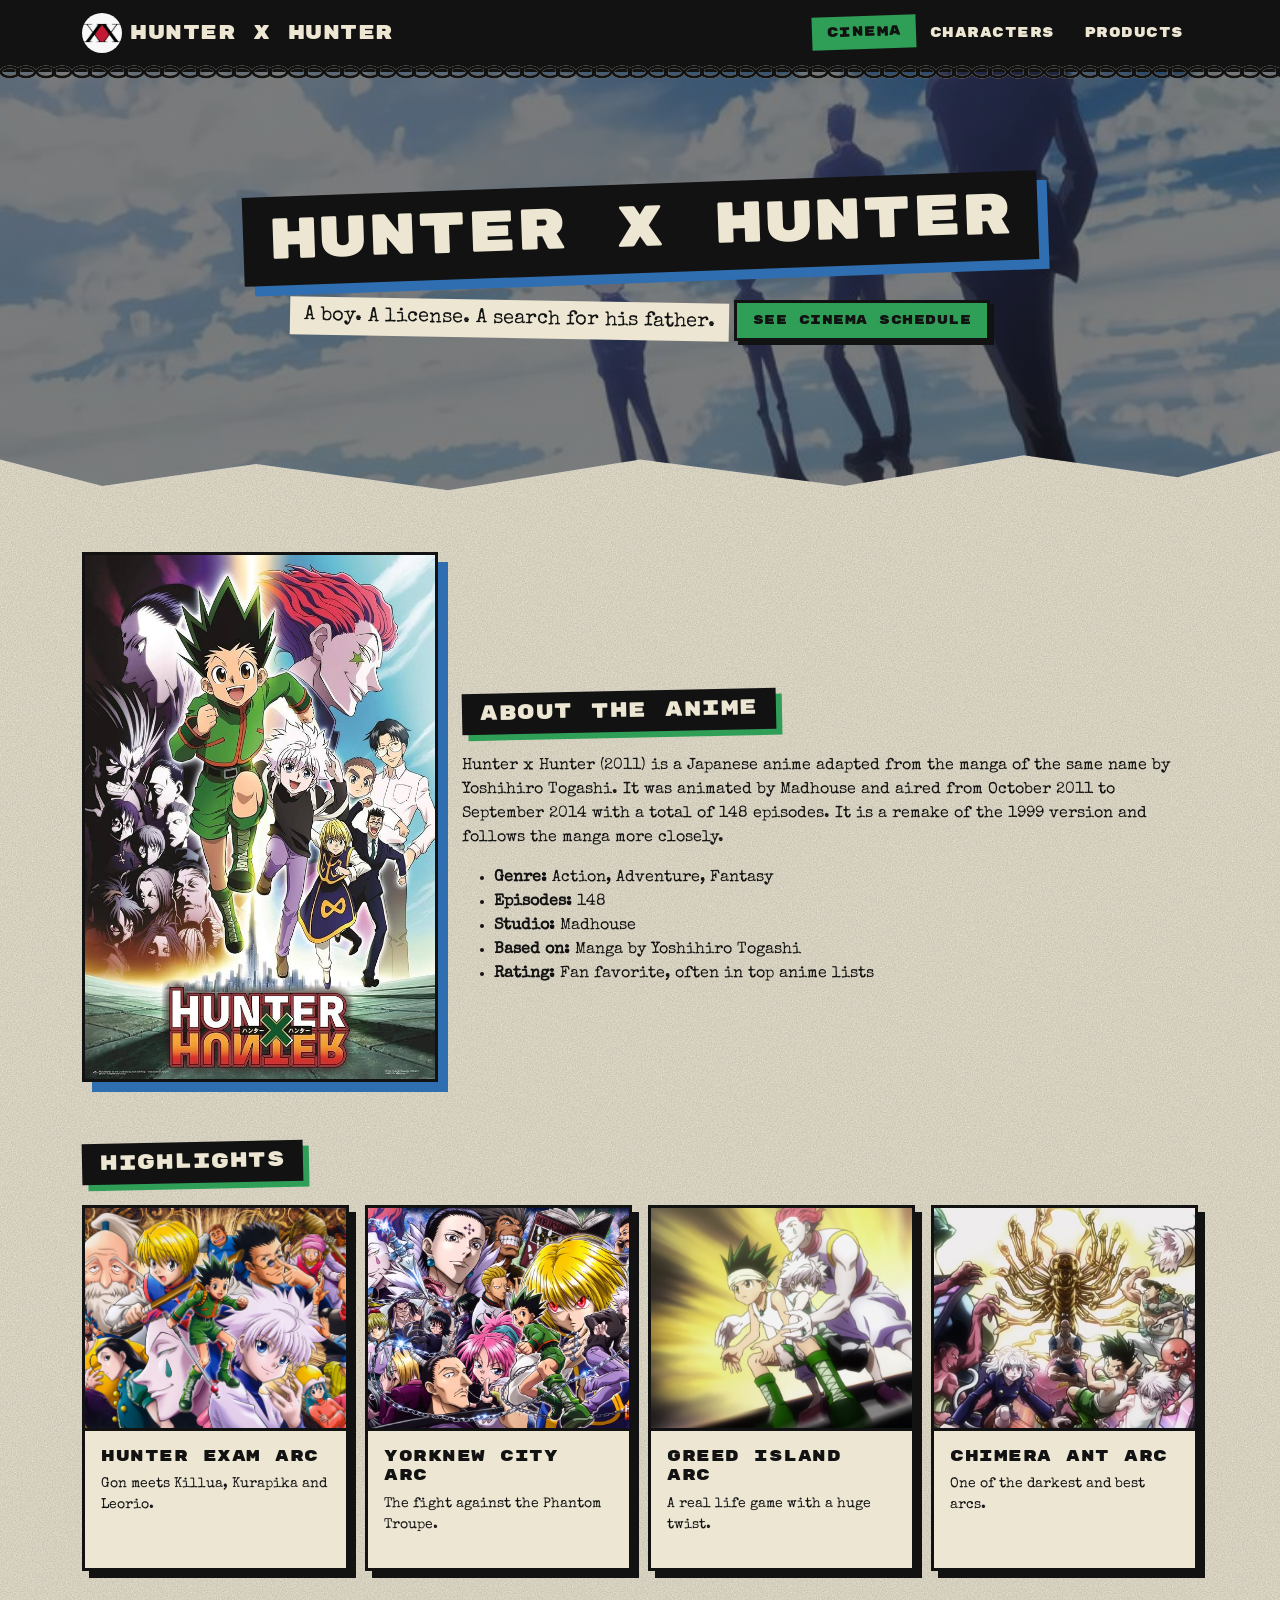
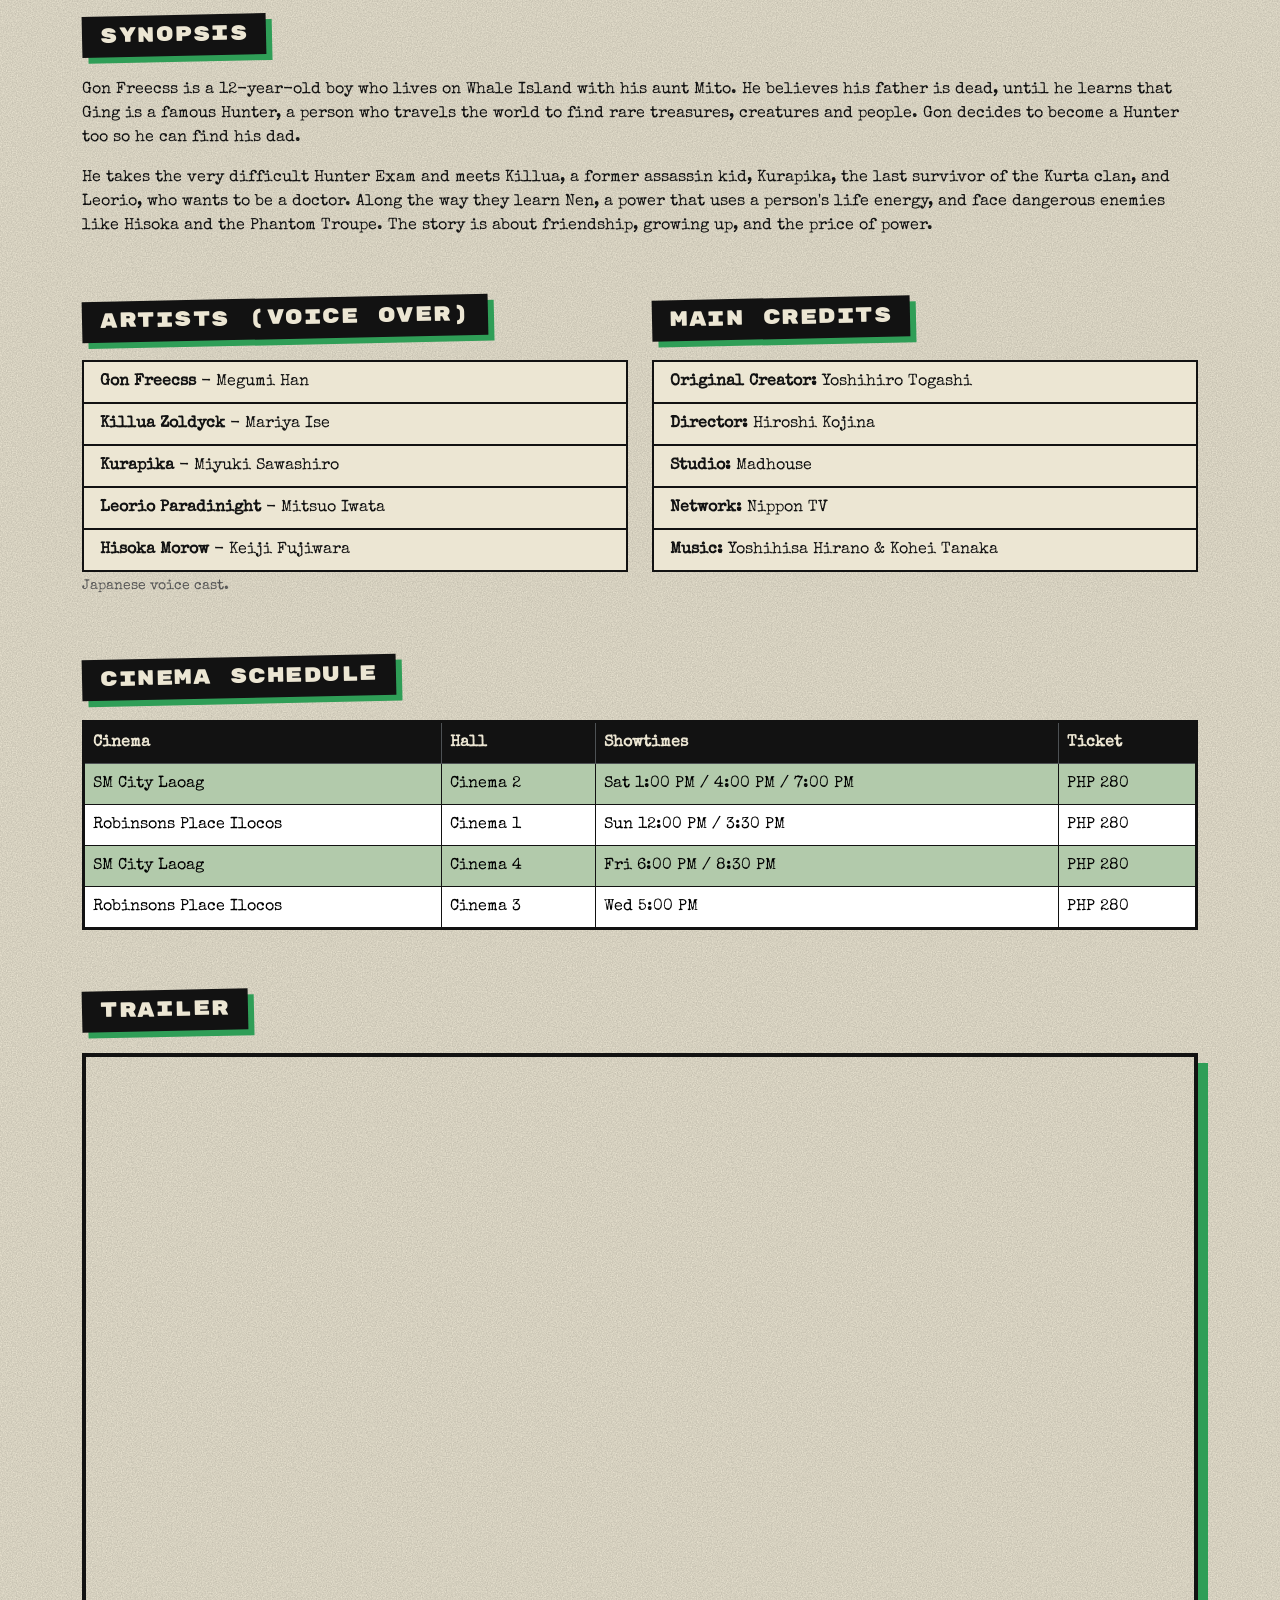
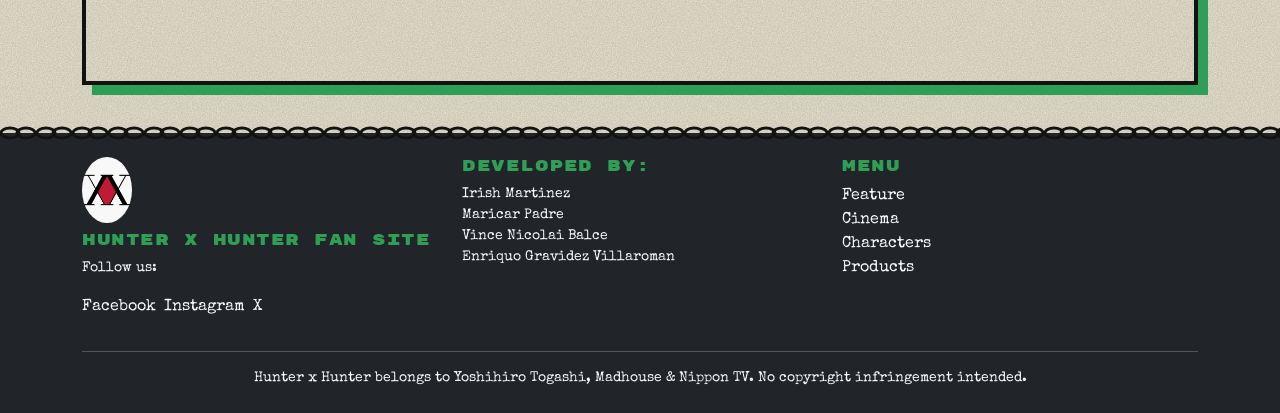
<file: index.html>
<!doctype html>
<html lang="en">
  <head>
    <meta charset="UTF-8" />
    <meta name="viewport" content="width=device-width, initial-scale=1" />
    <title>Feature | Hunter x Hunter</title>
    <link rel="stylesheet" href="rsc/css/bootstrap.min.css" />
    <link rel="stylesheet" href="rsc/css/style.css" />
  </head>
  <body>
    <nav class="navbar navbar-expand-lg navbar-dark bg-dark sticky-top">
      <div class="container">
        <a class="navbar-brand d-flex align-items-center" href="index.html"
          ><img
            src="media/img/logo.jpg"
            width="40"
            height="40"
            class="me-2 rounded-circle"
            alt="logo"
          />Hunter x Hunter</a
        >
        <button
          class="navbar-toggler"
          data-bs-toggle="collapse"
          data-bs-target="#menu"
        >
          <span class="navbar-toggler-icon"></span>
        </button>
        <div class="collapse navbar-collapse" id="menu">
          <ul class="navbar-nav ms-auto">
            <li class="nav-item">
              <a class="nav-link active" href="index.html#cinema">Cinema</a>
            </li>
            <li class="nav-item">
              <a class="nav-link" href="characters.html">Characters</a>
            </li>
            <li class="nav-item">
              <a class="nav-link" href="products.html">Products</a>
            </li>
          </ul>
        </div>
      </div>
    </nav>

    <section class="hero text-center">
      <div class="container">
        <h1>HUNTER x HUNTER</h1>
        <p class="lead">A boy. A license. A search for his father.</p>
        <a href="#cinema" class="btn btn-success btn-lg">See Cinema Schedule</a>
      </div>
    </section>
    <main class="container">
      <div class="row mt-5 align-items-center">
        <div class="col-md-4 text-center mb-3">
          <img
            src="media/img/poster.jpg"
            class="img-fluid rounded shadow"
            alt="poster"
          />
        </div>
        <div class="col-md-8">
          <h2 class="section-title">About the Anime</h2>
          <p>
            Hunter x Hunter (2011) is a Japanese anime adapted from the manga of
            the same name by Yoshihiro Togashi. It was animated by Madhouse and
            aired from October 2011 to September 2014 with a total of 148
            episodes. It is a remake of the 1999 version and follows the manga
            more closely.
          </p>
          <ul>
            <li><b>Genre:</b> Action, Adventure, Fantasy</li>
            <li><b>Episodes:</b> 148</li>
            <li><b>Studio:</b> Madhouse</li>
            <li><b>Based on:</b> Manga by Yoshihiro Togashi</li>
            <li><b>Rating:</b> Fan favorite, often in top anime lists</li>
          </ul>
        </div>
      </div>

      <h2 class="section-title">Highlights</h2>
      <div class="row g-3">
        <div class="col-6 col-md-3">
          <div class="card h-100">
            <img src="media/img/scene1.webp" alt="" />
            <div class="card-body">
              <h6>Hunter Exam Arc</h6>
              <p class="small">Gon meets Killua, Kurapika and Leorio.</p>
            </div>
          </div>
        </div>
        <div class="col-6 col-md-3">
          <div class="card h-100">
            <img src="media/img/scene2.webp" alt="" />
            <div class="card-body">
              <h6>Yorknew City Arc</h6>
              <p class="small">The fight against the Phantom Troupe.</p>
            </div>
          </div>
        </div>
        <div class="col-6 col-md-3">
          <div class="card h-100">
            <img src="media/img/scene3.webp" alt="" />
            <div class="card-body">
              <h6>Greed Island Arc</h6>
              <p class="small">A real life game with a huge twist.</p>
            </div>
          </div>
        </div>
        <div class="col-6 col-md-3">
          <div class="card h-100">
            <img src="media/img/scene4.avif" alt="" />
            <div class="card-body">
              <h6>Chimera Ant Arc</h6>
              <p class="small">One of the darkest and best arcs.</p>
            </div>
          </div>
        </div>
      </div>

      <h2 class="section-title">Synopsis</h2>
      <p>
        Gon Freecss is a 12-year-old boy who lives on Whale Island with his aunt
        Mito. He believes his father is dead, until he learns that Ging is a
        famous Hunter, a person who travels the world to find rare treasures,
        creatures and people. Gon decides to become a Hunter too so he can find
        his dad.
      </p>
      <p>
        He takes the very difficult Hunter Exam and meets Killua, a former
        assassin kid, Kurapika, the last survivor of the Kurta clan, and Leorio,
        who wants to be a doctor. Along the way they learn Nen, a power that
        uses a person's life energy, and face dangerous enemies like Hisoka and
        the Phantom Troupe. The story is about friendship, growing up, and the
        price of power.
      </p>

      <div class="row">
        <div class="col-md-6">
          <h2 class="section-title">Artists (Voice Over)</h2>
          <ul class="list-group">
            <li class="list-group-item"><b>Gon Freecss</b> - Megumi Han</li>
            <li class="list-group-item"><b>Killua Zoldyck</b> - Mariya Ise</li>
            <li class="list-group-item"><b>Kurapika</b> - Miyuki Sawashiro</li>
            <li class="list-group-item">
              <b>Leorio Paradinight</b> - Mitsuo Iwata
            </li>
            <li class="list-group-item">
              <b>Hisoka Morow</b> - Keiji Fujiwara
            </li>
          </ul>
          <p class="small text-muted mt-1">Japanese voice cast.</p>
        </div>
        <div class="col-md-6">
          <h2 class="section-title">Main Credits</h2>
          <ul class="list-group">
            <li class="list-group-item">
              <b>Original Creator:</b> Yoshihiro Togashi
            </li>
            <li class="list-group-item"><b>Director:</b> Hiroshi Kojina</li>
            <li class="list-group-item"><b>Studio:</b> Madhouse</li>
            <li class="list-group-item"><b>Network:</b> Nippon TV</li>
            <li class="list-group-item">
              <b>Music:</b> Yoshihisa Hirano &amp; Kohei Tanaka
            </li>
          </ul>
        </div>
      </div>

      <h2 class="section-title" id="cinema">Cinema Schedule</h2>
      <div class="table-responsive">
        <table class="table table-striped table-bordered bg-white">
          <thead class="table-dark">
            <tr>
              <th>Cinema</th>
              <th>Hall</th>
              <th>Showtimes</th>
              <th>Ticket</th>
            </tr>
          </thead>
          <tbody>
            <tr>
              <td>SM City Laoag</td>
              <td>Cinema 2</td>
              <td>Sat 1:00 PM / 4:00 PM / 7:00 PM</td>
              <td>PHP 280</td>
            </tr>
            <tr>
              <td>Robinsons Place Ilocos</td>
              <td>Cinema 1</td>
              <td>Sun 12:00 PM / 3:30 PM</td>
              <td>PHP 280</td>
            </tr>
            <tr>
              <td>SM City Laoag</td>
              <td>Cinema 4</td>
              <td>Fri 6:00 PM / 8:30 PM</td>
              <td>PHP 280</td>
            </tr>
            <tr>
              <td>Robinsons Place Ilocos</td>
              <td>Cinema 3</td>
              <td>Wed 5:00 PM</td>
              <td>PHP 280</td>
            </tr>
          </tbody>
        </table>
      </div>
      <h2 class="section-title">Trailer</h2>
      <div class="ratio ratio-16x9">
        <iframe
          src="https://www.youtube.com/embed/d6kBeJjTGnY"
          title="HxH trailer"
          allowfullscreen
        ></iframe>
      </div>
    </main>
    <footer class="bg-dark text-light mt-5 py-4">
      <div class="container">
        <div class="row">
          <div class="col-md-4 mb-3">
            <img
              src="media/img/logo.jpg"
              width="50"
              class="rounded-circle mb-2"
              alt="logo"
            />
            <h5>Hunter x Hunter Fan Site</h5>
            <p class="small">Follow us:</p>
            <a href="https://facebook.com" class="text-light me-2">Facebook</a
            ><a href="https://instagram.com" class="text-light me-2"
              >Instagram</a
            ><a href="https://twitter.com" class="text-light">X</a>
          </div>
          <div class="col-md-4 mb-3">
            <h5>Developed by:</h5>
            <ul class="list-unstyled small">
              <li>Irish Martinez</li>
              <li>Maricar Padre</li>
              <li>Vince Nicolai Balce</li>
              <li>Enriquo Gravidez Villaroman</li>
            </ul>
          </div>
          <div class="col-md-4 mb-3">
            <h5>Menu</h5>
            <ul class="list-unstyled">
              <li><a class="text-light" href="index.html">Feature</a></li>
              <li><a class="text-light" href="index.html#cinema">Cinema</a></li>
              <li>
                <a class="text-light" href="characters.html">Characters</a>
              </li>
              <li><a class="text-light" href="products.html">Products</a></li>
            </ul>
          </div>
        </div>
        <hr />
        <p class="text-center small mb-0">
          Hunter x Hunter belongs to Yoshihiro Togashi, Madhouse &amp; Nippon
          TV. No copyright infringement intended.
        </p>
      </div>
    </footer>
    <script src="rsc/js/bootstrap.bundle.min.js"></script>
  </body>
</html>
</file>
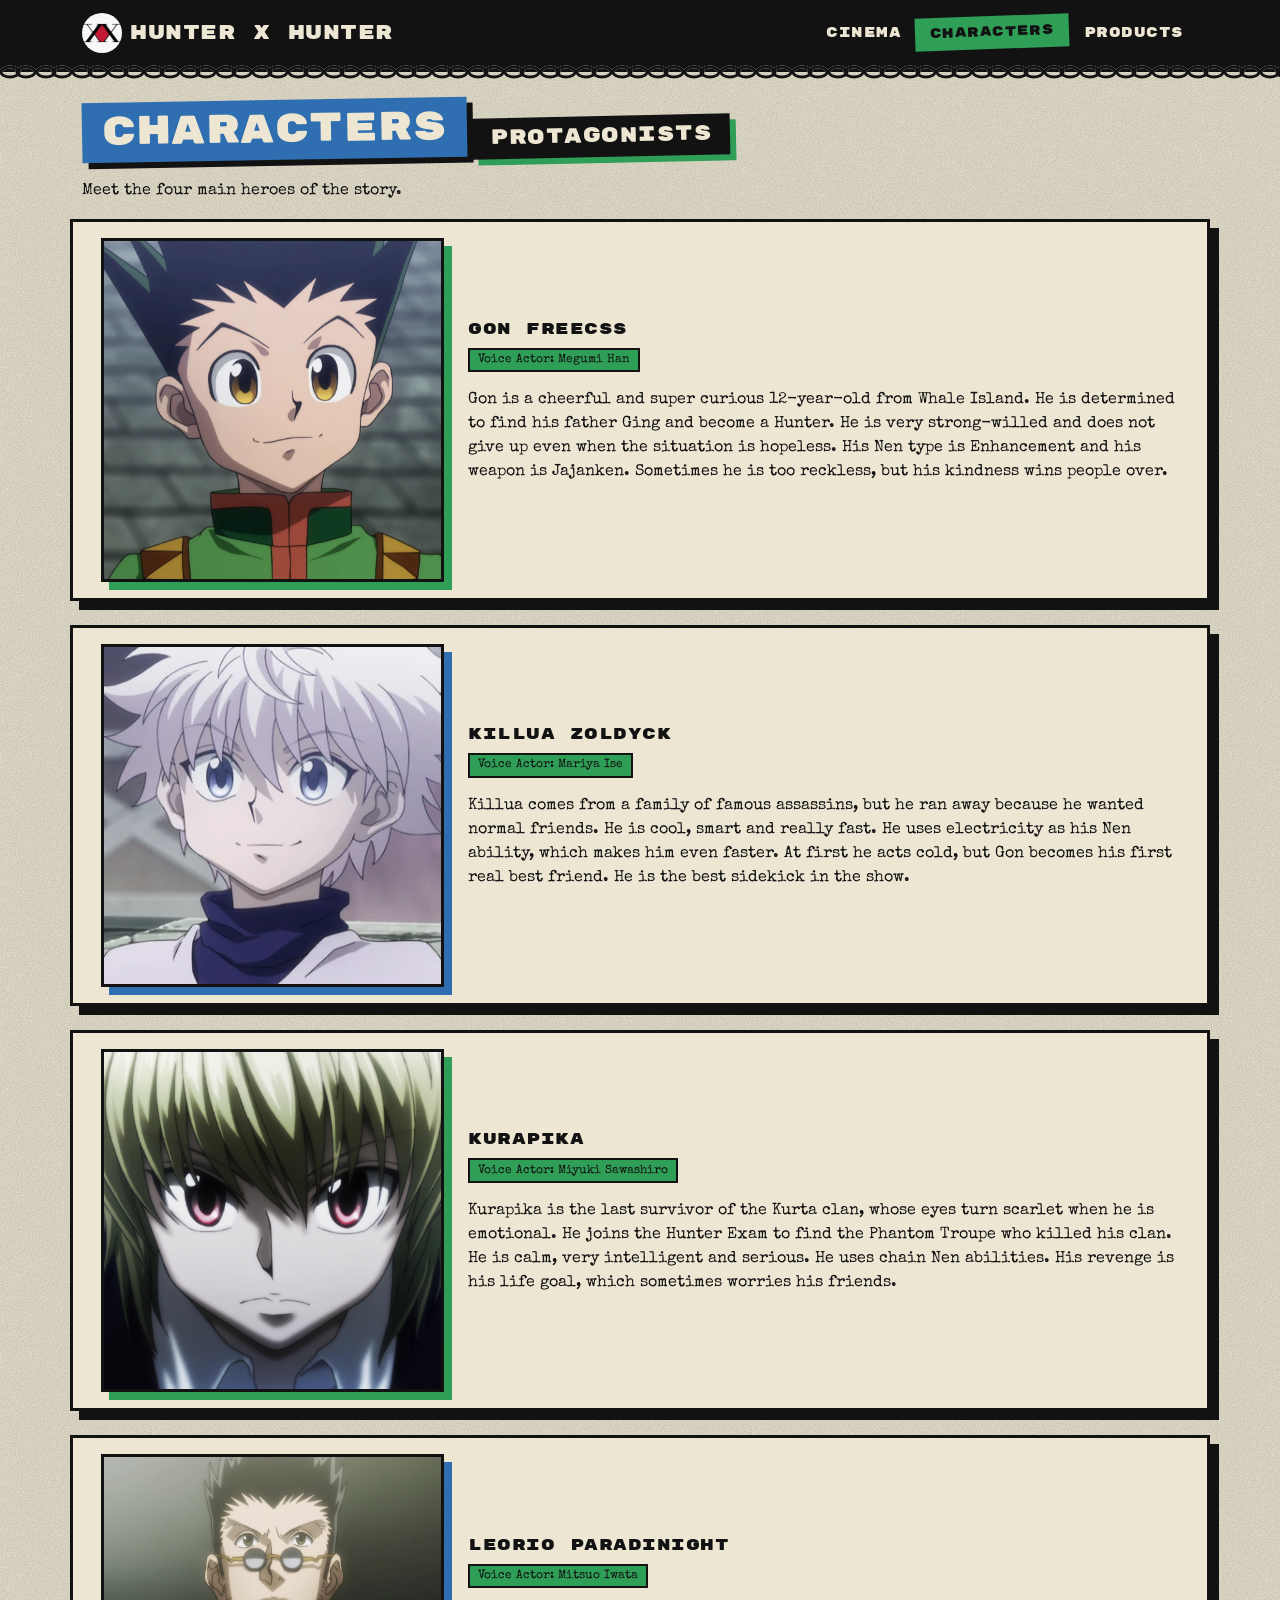
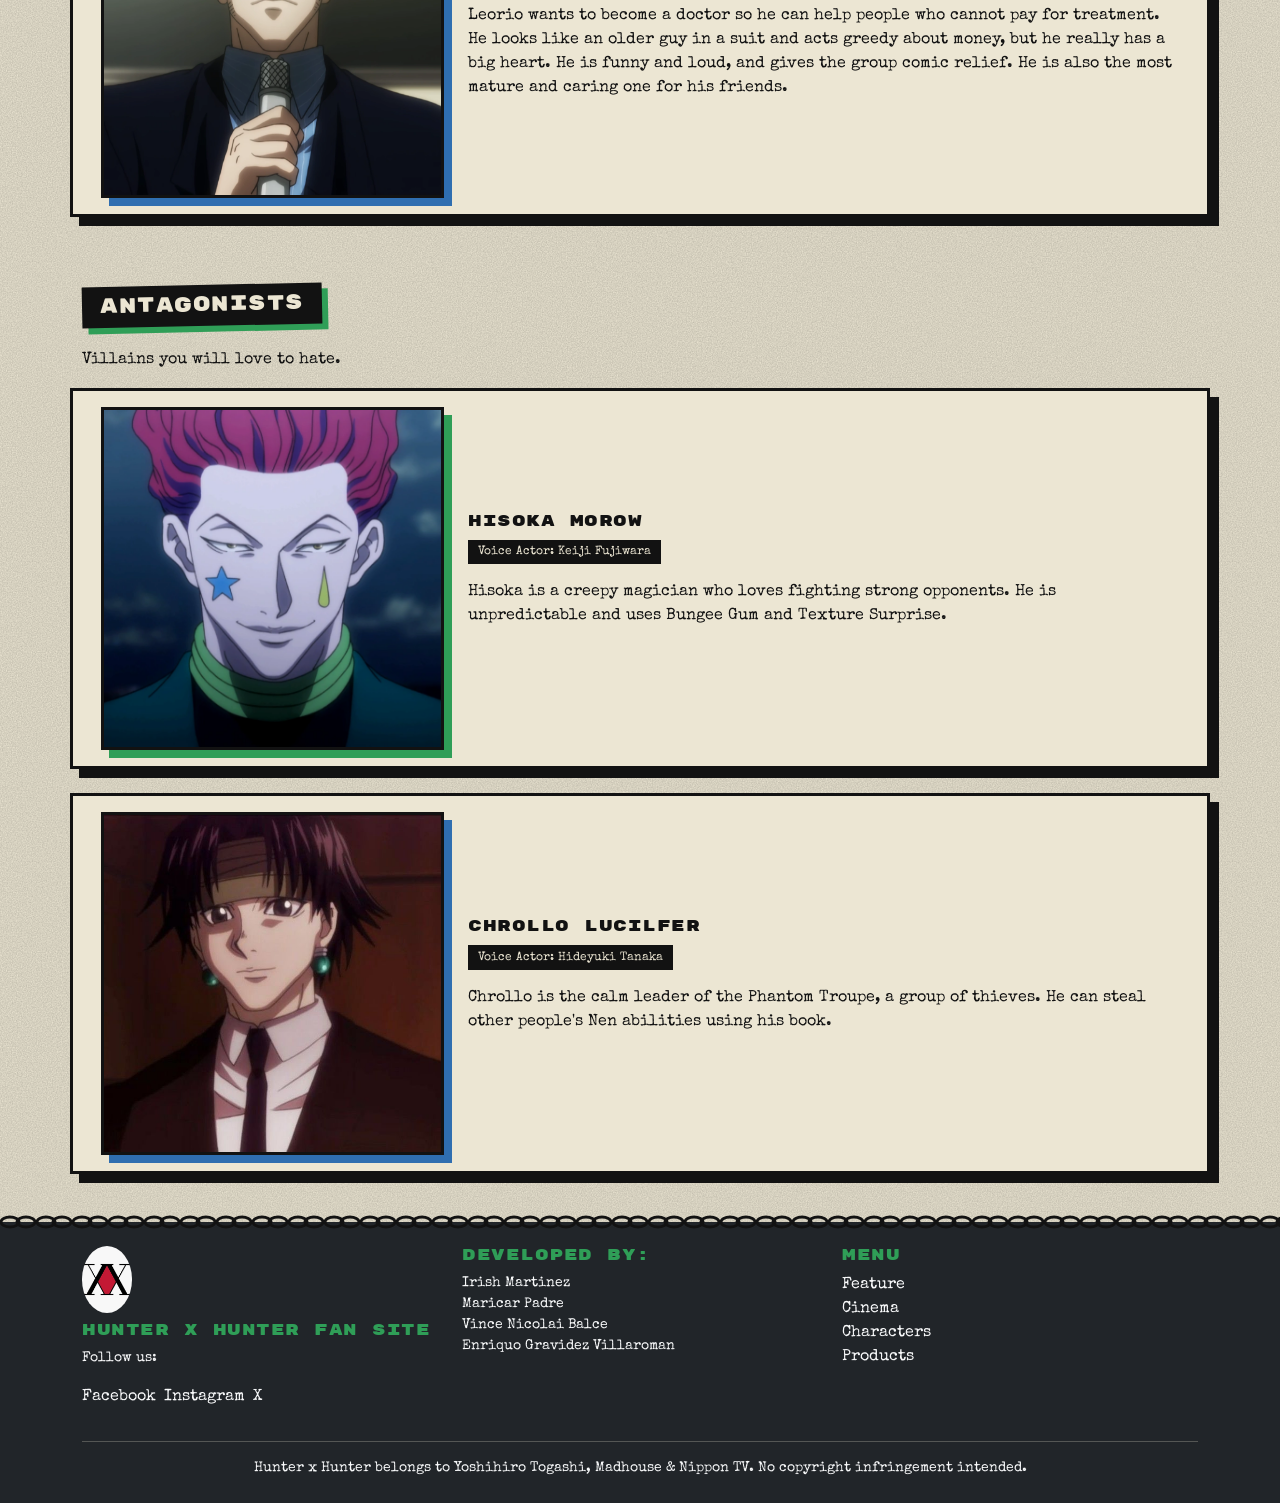
<file: characters.html>
<!doctype html>
<html lang="en">
  <head>
    <meta charset="UTF-8" />
    <meta name="viewport" content="width=device-width, initial-scale=1" />
    <title>Characters | Hunter x Hunter</title>
    <link rel="stylesheet" href="rsc/css/bootstrap.min.css" />
    <link rel="stylesheet" href="rsc/css/style.css" />
  </head>
  <body>
    <nav class="navbar navbar-expand-lg navbar-dark bg-dark sticky-top">
      <div class="container">
        <a class="navbar-brand d-flex align-items-center" href="index.html"
          ><img
            src="media/img/logo.jpg"
            width="40"
            height="40"
            class="me-2 rounded-circle"
            alt="logo"
          />Hunter x Hunter</a
        >
        <button
          class="navbar-toggler"
          data-bs-toggle="collapse"
          data-bs-target="#menu"
        >
          <span class="navbar-toggler-icon"></span>
        </button>
        <div class="collapse navbar-collapse" id="menu">
          <ul class="navbar-nav ms-auto">
            <li class="nav-item">
              <a class="nav-link" href="index.html#cinema">Cinema</a>
            </li>
            <li class="nav-item">
              <a class="nav-link active" href="characters.html">Characters</a>
            </li>
            <li class="nav-item">
              <a class="nav-link" href="products.html">Products</a>
            </li>
          </ul>
        </div>
      </div>
    </nav>
    <main class="container">
      <h1 class="mt-4">Characters</h1>
      <h2 class="section-title">Protagonists</h2>
      <p>Meet the four main heroes of the story.</p>
      <div class="row mb-4 align-items-center bg-white rounded shadow-sm p-3">
        <div class="col-md-4">
          <img class="char-img" src="media/img/gon.webp" alt="Gon Freecss" />
        </div>
        <div class="col-md-8">
          <h4>Gon Freecss</h4>
          <p class="badge bg-success">Voice Actor: Megumi Han</p>
          <p>
            Gon is a cheerful and super curious 12-year-old from Whale Island.
            He is determined to find his father Ging and become a Hunter. He is
            very strong-willed and does not give up even when the situation is
            hopeless. His Nen type is Enhancement and his weapon is Jajanken.
            Sometimes he is too reckless, but his kindness wins people over.
          </p>
        </div>
      </div>
      <div class="row mb-4 align-items-center bg-white rounded shadow-sm p-3">
        <div class="col-md-4">
          <img
            class="char-img"
            src="media/img/killua.webp"
            alt="Killua Zoldyck"
          />
        </div>
        <div class="col-md-8">
          <h4>Killua Zoldyck</h4>
          <p class="badge bg-success">Voice Actor: Mariya Ise</p>
          <p>
            Killua comes from a family of famous assassins, but he ran away
            because he wanted normal friends. He is cool, smart and really fast.
            He uses electricity as his Nen ability, which makes him even faster.
            At first he acts cold, but Gon becomes his first real best friend.
            He is the best sidekick in the show.
          </p>
        </div>
      </div>
      <div class="row mb-4 align-items-center bg-white rounded shadow-sm p-3">
        <div class="col-md-4">
          <img class="char-img" src="media/img/kurapika.webp" alt="Kurapika" />
        </div>
        <div class="col-md-8">
          <h4>Kurapika</h4>
          <p class="badge bg-success">Voice Actor: Miyuki Sawashiro</p>
          <p>
            Kurapika is the last survivor of the Kurta clan, whose eyes turn
            scarlet when he is emotional. He joins the Hunter Exam to find the
            Phantom Troupe who killed his clan. He is calm, very intelligent and
            serious. He uses chain Nen abilities. His revenge is his life goal,
            which sometimes worries his friends.
          </p>
        </div>
      </div>
      <div class="row mb-4 align-items-center bg-white rounded shadow-sm p-3">
        <div class="col-md-4">
          <img
            class="char-img"
            src="media/img/leorio.webp"
            alt="Leorio Paradinight"
          />
        </div>
        <div class="col-md-8">
          <h4>Leorio Paradinight</h4>
          <p class="badge bg-success">Voice Actor: Mitsuo Iwata</p>
          <p>
            Leorio wants to become a doctor so he can help people who cannot pay
            for treatment. He looks like an older guy in a suit and acts greedy
            about money, but he really has a big heart. He is funny and loud,
            and gives the group comic relief. He is also the most mature and
            caring one for his friends.
          </p>
        </div>
      </div>
      <h2 class="section-title">Antagonists</h2>
      <p>Villains you will love to hate.</p>
      <div class="row mb-4 align-items-center bg-white rounded shadow-sm p-3">
        <div class="col-md-4">
          <img
            class="char-img"
            src="media/img/hisoka.webp"
            alt="Hisoka Morow"
          />
        </div>
        <div class="col-md-8">
          <h4>Hisoka Morow</h4>
          <p class="badge bg-danger">Voice Actor: Keiji Fujiwara</p>
          <p>
            Hisoka is a creepy magician who loves fighting strong opponents. He
            is unpredictable and uses Bungee Gum and Texture Surprise.
          </p>
        </div>
      </div>
      <div class="row mb-4 align-items-center bg-white rounded shadow-sm p-3">
        <div class="col-md-4">
          <img
            class="char-img"
            src="media/img/chrollo.jpg"
            alt="Chrollo Lucilfer"
          />
        </div>
        <div class="col-md-8">
          <h4>Chrollo Lucilfer</h4>
          <p class="badge bg-danger">Voice Actor: Hideyuki Tanaka</p>
          <p>
            Chrollo is the calm leader of the Phantom Troupe, a group of
            thieves. He can steal other people's Nen abilities using his book.
          </p>
        </div>
      </div>
    </main>
    <footer class="bg-dark text-light mt-5 py-4">
      <div class="container">
        <div class="row">
          <div class="col-md-4 mb-3">
            <img
              src="media/img/logo.jpg"
              width="50"
              class="rounded-circle mb-2"
              alt="logo"
            />
            <h5>Hunter x Hunter Fan Site</h5>
            <p class="small">Follow us:</p>
            <a href="https://facebook.com" class="text-light me-2">Facebook</a
            ><a href="https://instagram.com" class="text-light me-2"
              >Instagram</a
            ><a href="https://twitter.com" class="text-light">X</a>
          </div>
          <div class="col-md-4 mb-3">
            <h5>Developed by:</h5>
            <ul class="list-unstyled small">
              <li>Irish Martinez</li>
              <li>Maricar Padre</li>
              <li>Vince Nicolai Balce</li>
              <li>Enriquo Gravidez Villaroman</li>
            </ul>
          </div>
          <div class="col-md-4 mb-3">
            <h5>Menu</h5>
            <ul class="list-unstyled">
              <li><a class="text-light" href="index.html">Feature</a></li>
              <li><a class="text-light" href="index.html#cinema">Cinema</a></li>
              <li>
                <a class="text-light" href="characters.html">Characters</a>
              </li>
              <li><a class="text-light" href="products.html">Products</a></li>
            </ul>
          </div>
        </div>
        <hr />
        <p class="text-center small mb-0">
          Hunter x Hunter belongs to Yoshihiro Togashi, Madhouse &amp; Nippon
          TV. No copyright infringement intended.
        </p>
      </div>
    </footer>
    <script src="rsc/js/bootstrap.bundle.min.js"></script>
  </body>
</html>
</file>
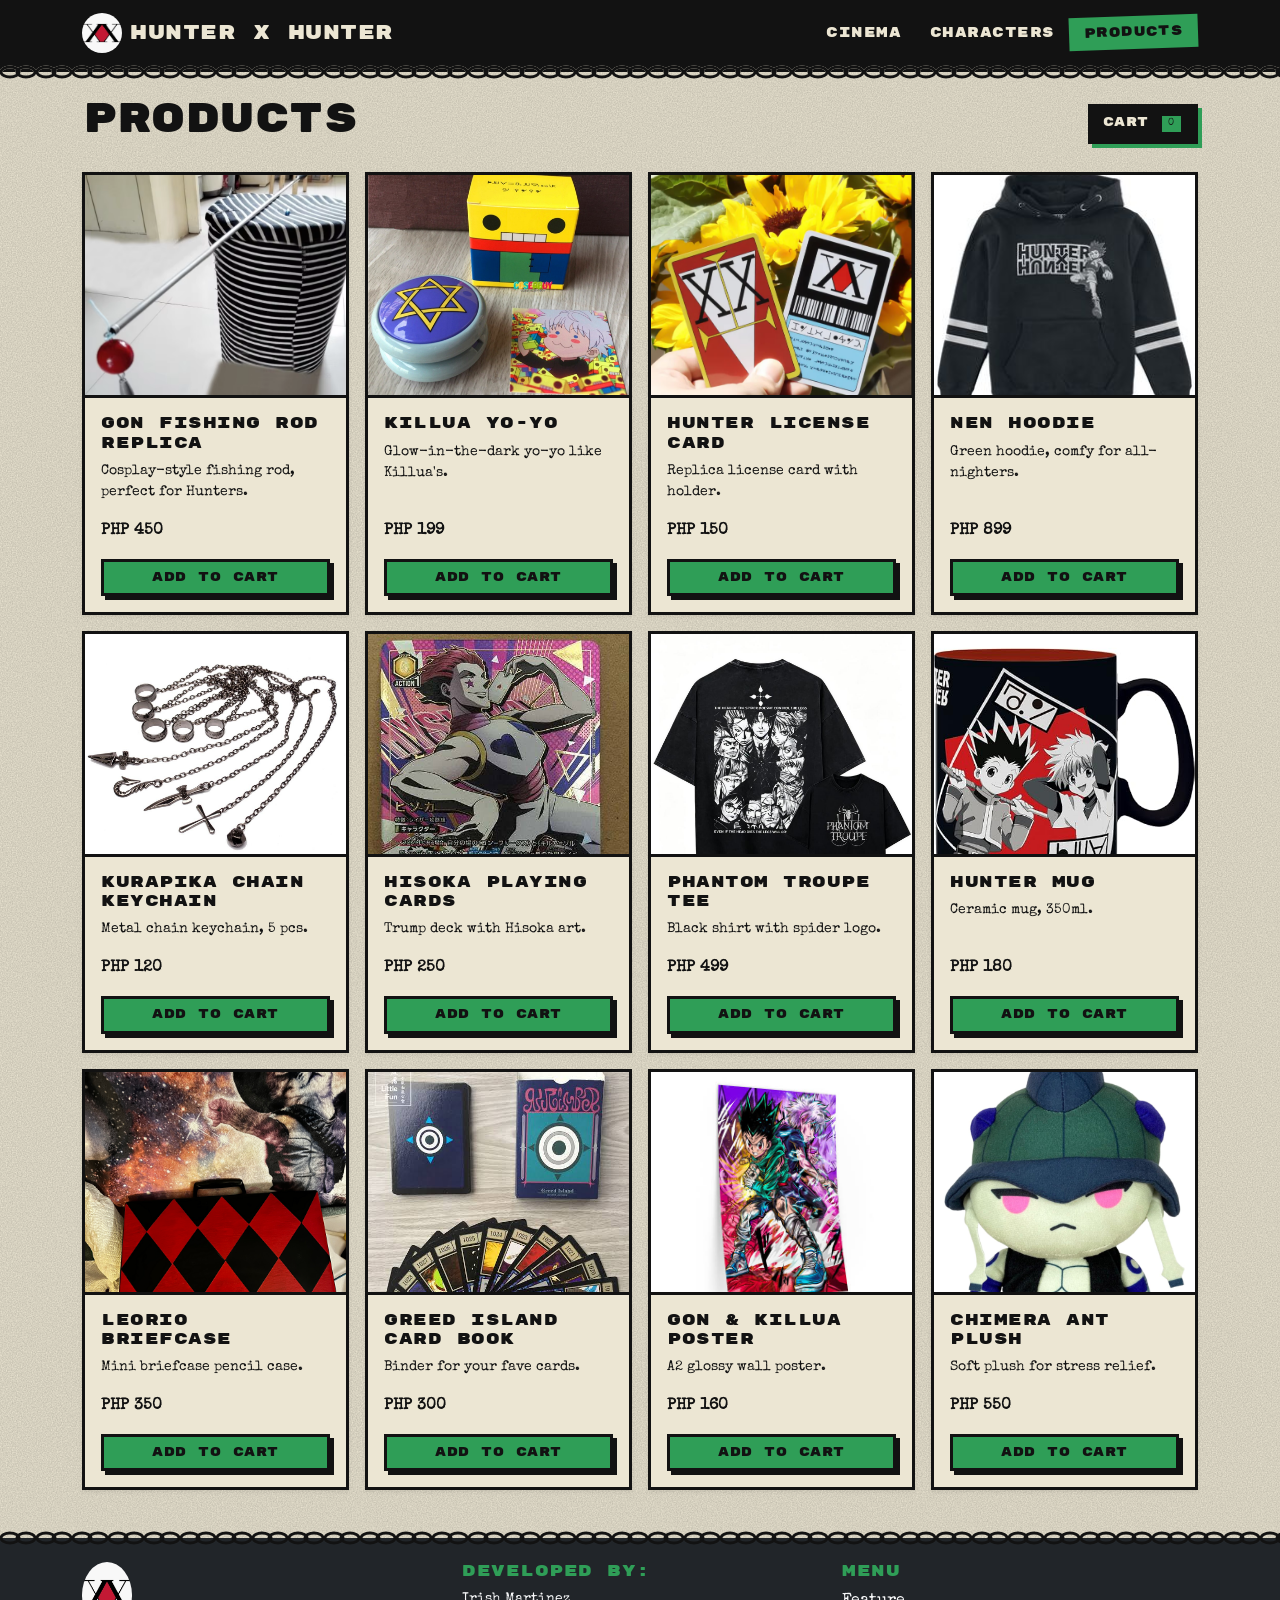
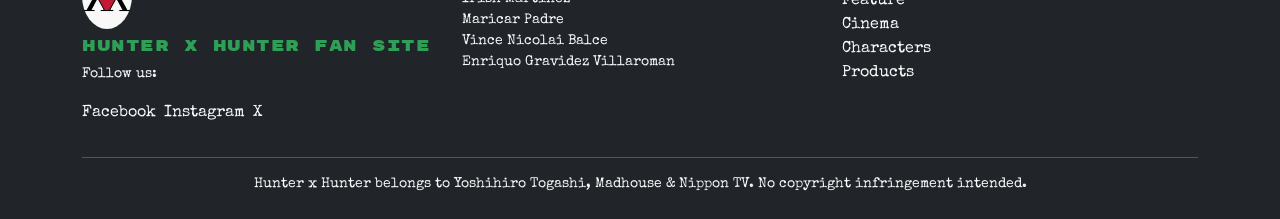
<file: products.html>
<!doctype html>
<html lang="en">
  <head>
    <meta charset="UTF-8" />
    <meta name="viewport" content="width=device-width, initial-scale=1" />
    <title>Products | Hunter x Hunter</title>
    <link rel="stylesheet" href="rsc/css/bootstrap.min.css" />
    <link rel="stylesheet" href="rsc/css/style.css" />
  </head>
  <body>
    <nav class="navbar navbar-expand-lg navbar-dark bg-dark sticky-top">
      <div class="container">
        <a class="navbar-brand d-flex align-items-center" href="index.html"
          ><img
            src="media/img/logo.jpg"
            width="40"
            height="40"
            class="me-2 rounded-circle"
            alt="logo"
          />Hunter x Hunter</a
        >
        <button
          class="navbar-toggler"
          data-bs-toggle="collapse"
          data-bs-target="#menu"
        >
          <span class="navbar-toggler-icon"></span>
        </button>
        <div class="collapse navbar-collapse" id="menu">
          <ul class="navbar-nav ms-auto">
            <li class="nav-item">
              <a class="nav-link" href="index.html#cinema">Cinema</a>
            </li>
            <li class="nav-item">
              <a class="nav-link" href="characters.html">Characters</a>
            </li>
            <li class="nav-item">
              <a class="nav-link active" href="products.html">Products</a>
            </li>
          </ul>
        </div>
      </div>
    </nav>
    <main class="container">
      <div class="d-flex justify-content-between align-items-center mt-4">
        <h1>Products</h1>
        <button
          class="btn btn-dark"
          data-bs-toggle="modal"
          data-bs-target="#cartModal"
        >
          Cart <span class="badge bg-success" id="count">0</span>
        </button>
      </div>
      <div class="row g-3 mt-1">
        <div class="col-12 col-sm-6 col-lg-3">
          <div class="card h-100 shadow-sm">
            <img
              src="media/img/merch1.jpg.avif"
              alt="Gon Fishing Rod Replica"
            />
            <div class="card-body d-flex flex-column">
              <h6>Gon Fishing Rod Replica</h6>
              <p class="small">
                Cosplay-style fishing rod, perfect for Hunters.
              </p>
              <p class="fw-bold mt-auto">PHP 450</p>
              <button
                class="btn btn-success add"
                data-name="Gon Fishing Rod Replica"
                data-price="450"
              >
                Add To Cart
              </button>
            </div>
          </div>
        </div>
        <div class="col-12 col-sm-6 col-lg-3">
          <div class="card h-100 shadow-sm">
            <img src="media/img/merch2.jpg" alt="Killua Yo-Yo" />
            <div class="card-body d-flex flex-column">
              <h6>Killua Yo-Yo</h6>
              <p class="small">Glow-in-the-dark yo-yo like Killua's.</p>
              <p class="fw-bold mt-auto">PHP 199</p>
              <button
                class="btn btn-success add"
                data-name="Killua Yo-Yo"
                data-price="199"
              >
                Add To Cart
              </button>
            </div>
          </div>
        </div>
        <div class="col-12 col-sm-6 col-lg-3">
          <div class="card h-100 shadow-sm">
            <img src="media/img/merch3.jpg" alt="Hunter License Card" />
            <div class="card-body d-flex flex-column">
              <h6>Hunter License Card</h6>
              <p class="small">Replica license card with holder.</p>
              <p class="fw-bold mt-auto">PHP 150</p>
              <button
                class="btn btn-success add"
                data-name="Hunter License Card"
                data-price="150"
              >
                Add To Cart
              </button>
            </div>
          </div>
        </div>
        <div class="col-12 col-sm-6 col-lg-3">
          <div class="card h-100 shadow-sm">
            <img src="media/img/merch4.jpg" alt="Nen Hoodie" />
            <div class="card-body d-flex flex-column">
              <h6>Nen Hoodie</h6>
              <p class="small">Green hoodie, comfy for all-nighters.</p>
              <p class="fw-bold mt-auto">PHP 899</p>
              <button
                class="btn btn-success add"
                data-name="Nen Hoodie"
                data-price="899"
              >
                Add To Cart
              </button>
            </div>
          </div>
        </div>
        <div class="col-12 col-sm-6 col-lg-3">
          <div class="card h-100 shadow-sm">
            <img src="media/img/merch5.jpeg" alt="Kurapika Chain Keychain" />
            <div class="card-body d-flex flex-column">
              <h6>Kurapika Chain Keychain</h6>
              <p class="small">Metal chain keychain, 5 pcs.</p>
              <p class="fw-bold mt-auto">PHP 120</p>
              <button
                class="btn btn-success add"
                data-name="Kurapika Chain Keychain"
                data-price="120"
              >
                Add To Cart
              </button>
            </div>
          </div>
        </div>
        <div class="col-12 col-sm-6 col-lg-3">
          <div class="card h-100 shadow-sm">
            <img src="media/img/merch6.jpeg" alt="Hisoka Playing Cards" />
            <div class="card-body d-flex flex-column">
              <h6>Hisoka Playing Cards</h6>
              <p class="small">Trump deck with Hisoka art.</p>
              <p class="fw-bold mt-auto">PHP 250</p>
              <button
                class="btn btn-success add"
                data-name="Hisoka Playing Cards"
                data-price="250"
              >
                Add To Cart
              </button>
            </div>
          </div>
        </div>
        <div class="col-12 col-sm-6 col-lg-3">
          <div class="card h-100 shadow-sm">
            <img src="media/img/merch7.jpeg" alt="Phantom Troupe Tee" />
            <div class="card-body d-flex flex-column">
              <h6>Phantom Troupe Tee</h6>
              <p class="small">Black shirt with spider logo.</p>
              <p class="fw-bold mt-auto">PHP 499</p>
              <button
                class="btn btn-success add"
                data-name="Phantom Troupe Tee"
                data-price="499"
              >
                Add To Cart
              </button>
            </div>
          </div>
        </div>
        <div class="col-12 col-sm-6 col-lg-3">
          <div class="card h-100 shadow-sm">
            <img src="media/img/merch8.jpg" alt="Whale Island Mug" />
            <div class="card-body d-flex flex-column">
              <h6>Hunter Mug</h6>
              <p class="small">Ceramic mug, 350ml.</p>
              <p class="fw-bold mt-auto">PHP 180</p>
              <button
                class="btn btn-success add"
                data-name="Whale Island Mug"
                data-price="180"
              >
                Add To Cart
              </button>
            </div>
          </div>
        </div>
        <div class="col-12 col-sm-6 col-lg-3">
          <div class="card h-100 shadow-sm">
            <img src="media/img/merch9.png" alt="Leorio Briefcase" />
            <div class="card-body d-flex flex-column">
              <h6>Leorio Briefcase</h6>
              <p class="small">Mini briefcase pencil case.</p>
              <p class="fw-bold mt-auto">PHP 350</p>
              <button
                class="btn btn-success add"
                data-name="Leorio Briefcase"
                data-price="350"
              >
                Add To Cart
              </button>
            </div>
          </div>
        </div>
        <div class="col-12 col-sm-6 col-lg-3">
          <div class="card h-100 shadow-sm">
            <img src="media/img/merch10.jpeg" alt="Greed Island Card Book" />
            <div class="card-body d-flex flex-column">
              <h6>Greed Island Card Book</h6>
              <p class="small">Binder for your fave cards.</p>
              <p class="fw-bold mt-auto">PHP 300</p>
              <button
                class="btn btn-success add"
                data-name="Greed Island Card Book"
                data-price="300"
              >
                Add To Cart
              </button>
            </div>
          </div>
        </div>
        <div class="col-12 col-sm-6 col-lg-3">
          <div class="card h-100 shadow-sm">
            <img src="media/img/merch11.jpeg" alt="Gon & Killua Poster" />
            <div class="card-body d-flex flex-column">
              <h6>Gon & Killua Poster</h6>
              <p class="small">A2 glossy wall poster.</p>
              <p class="fw-bold mt-auto">PHP 160</p>
              <button
                class="btn btn-success add"
                data-name="Gon & Killua Poster"
                data-price="160"
              >
                Add To Cart
              </button>
            </div>
          </div>
        </div>
        <div class="col-12 col-sm-6 col-lg-3">
          <div class="card h-100 shadow-sm">
            <img src="media/img/merch12.jpg" alt="Chimera Ant Plush" />
            <div class="card-body d-flex flex-column">
              <h6>Chimera Ant Plush</h6>
              <p class="small">Soft plush for stress relief.</p>
              <p class="fw-bold mt-auto">PHP 550</p>
              <button
                class="btn btn-success add"
                data-name="Chimera Ant Plush"
                data-price="550"
              >
                Add To Cart
              </button>
            </div>
          </div>
        </div>
      </div>
    </main>
    <div class="modal fade" id="cartModal" tabindex="-1">
      <div class="modal-dialog modal-dialog-scrollable">
        <div class="modal-content">
          <div class="modal-header">
            <h5>Your Cart</h5>
            <button class="btn-close" data-bs-dismiss="modal"></button>
          </div>
          <div class="modal-body" id="cartBody"></div>
          <div class="modal-footer justify-content-between">
            <b>Total: PHP <span id="total">0</span></b>
            <div>
              <button class="btn btn-outline-danger" id="clear">Clear</button>
              <button class="btn btn-success" id="checkout">Checkout</button>
            </div>
          </div>
        </div>
      </div>
    </div>

    <footer class="bg-dark text-light mt-5 py-4">
      <div class="container">
        <div class="row">
          <div class="col-md-4 mb-3">
            <img
              src="media/img/logo.jpg"
              width="50"
              class="rounded-circle mb-2"
              alt="logo"
            />
            <h5>Hunter x Hunter Fan Site</h5>
            <p class="small">Follow us:</p>
            <a href="https://facebook.com" class="text-light me-2">Facebook</a
            ><a href="https://instagram.com" class="text-light me-2"
              >Instagram</a
            ><a href="https://twitter.com" class="text-light">X</a>
          </div>
          <div class="col-md-4 mb-3">
            <h5>Developed by:</h5>
            <ul class="list-unstyled small">
              <li>Irish Martinez</li>
              <li>Maricar Padre</li>
              <li>Vince Nicolai Balce</li>
              <li>Enriquo Gravidez Villaroman</li>
            </ul>
          </div>
          <div class="col-md-4 mb-3">
            <h5>Menu</h5>
            <ul class="list-unstyled">
              <li><a class="text-light" href="index.html">Feature</a></li>
              <li><a class="text-light" href="index.html#cinema">Cinema</a></li>
              <li>
                <a class="text-light" href="characters.html">Characters</a>
              </li>
              <li><a class="text-light" href="products.html">Products</a></li>
            </ul>
          </div>
        </div>
        <hr />
        <p class="text-center small mb-0">
          Hunter x Hunter belongs to Yoshihiro Togashi, Madhouse &amp; Nippon
          TV. No copyright infringement intended.
        </p>
      </div>
    </footer>
    <script src="rsc/js/bootstrap.bundle.min.js"></script>
    <script src="rsc/js/cart.js"></script>
  </body>
</html>
</file>
<file: rsc/css/style.css>
/* HxH poster theme: cream grunge paper + black ink + green/blue blocks + chains */
@import url("https://fonts.googleapis.com/css2?family=Rubik+Mono+One&family=Special+Elite&display=swap");
:root {
  --paper: #ece6d3;
  --ink: #121212;
  --green: #2f9e57;
  --blue: #2f6eb0;
  --grain: url("data:image/svg+xml;utf8,<svg xmlns='http://www.w3.org/2000/svg' width='300' height='300'><filter id='n'><feTurbulence type='fractalNoise' baseFrequency='.8' numOctaves='3' stitchTiles='stitch'/><feColorMatrix values='0 0 0 0 0  0 0 0 0 0  0 0 0 0 0  0 0 0 .55 0'/></filter><rect width='100%' height='100%' filter='url(%23n)' opacity='.35'/></svg>");
  --chain: url("data:image/svg+xml;utf8,<svg xmlns='http://www.w3.org/2000/svg' width='36' height='16'><ellipse cx='10' cy='8' rx='9' ry='5' fill='none' stroke='%23121212' stroke-width='3'/><ellipse cx='26' cy='8' rx='9' ry='5' fill='none' stroke='%23121212' stroke-width='3'/></svg>");
}
body {
  background-color: var(--paper);
  background-image: var(--grain);
  color: var(--ink);
  font-family: "Special Elite", "Courier New", monospace;
}
h1,
h2,
h3,
h4,
h5,
h6,
.navbar-brand,
.btn,
.nav-link {
  font-family: "Rubik Mono One", Impact, sans-serif;
  letter-spacing: 0.5px;
  text-transform: uppercase;
}
h4,
h5,
h6 {
  font-size: 1rem;
}
/* chain dividers */
.chain,
.navbar,
footer {
  position: relative;
}
.navbar {
  background: var(--ink) !important;
  border-bottom: 0;
  padding-bottom: 0.9rem;
}
.navbar::after,
footer::before {
  content: "";
  position: absolute;
  left: 0;
  right: 0;
  height: 16px;
  background: var(--chain) repeat-x;
}
.navbar::after {
  bottom: -8px;
  filter: drop-shadow(0 0 0 var(--paper));
  z-index: 5;
}
.navbar-brand {
  color: var(--paper) !important;
}
.nav-link {
  color: var(--paper) !important;
  font-size: 0.85rem;
  padding: 0.4rem 0.9rem !important;
}
.nav-link:hover,
.nav-link.active {
  background: var(--green);
  color: var(--ink) !important;
  transform: rotate(-2deg);
}
/* hero */
.hero {
  background:
    linear-gradient(rgba(18, 18, 18, 0.55), rgba(18, 18, 18, 0.55)),
    url(../../media/img/banner.jpg) center/cover;
  color: var(--paper);
  padding: 120px 0 150px;
  clip-path: polygon(
    0 0,
    100% 0,
    100% 88%,
    92% 94%,
    80% 89%,
    66% 96%,
    50% 90%,
    35% 97%,
    20% 91%,
    8% 96%,
    0 90%
  );
  margin-top: -8px;
}
.hero h1 {
  display: inline-block;
  background: var(--ink);
  color: var(--paper);
  padding: 10px 26px;
  transform: rotate(-2deg);
  box-shadow: 10px 10px 0 var(--blue);
  font-size: clamp(1.8rem, 6vw, 3.6rem);
}
.hero .lead {
  background: var(--paper);
  color: var(--ink);
  display: inline-block;
  padding: 4px 14px;
  transform: rotate(1deg);
  margin-top: 18px;
}
/* section titles = ink strips */
.section-title {
  display: inline-block;
  background: var(--ink);
  color: var(--paper);
  border: 0;
  padding: 8px 18px;
  margin: 44px 0 22px;
  transform: rotate(-1.2deg);
  box-shadow: 6px 6px 0 var(--green);
  font-size: 1.3rem;
}
h1.mt-4 {
  display: inline-block;
  background: var(--blue);
  color: var(--paper);
  padding: 6px 20px;
  box-shadow: 6px 6px 0 var(--ink);
  transform: rotate(-1deg);
}
/* cards: duotone poster panels */
.card,
.bg-white,
.list-group-item,
.table {
  background-color: var(--paper) !important;
  color: var(--ink);
}
.card {
  border: 3px solid var(--ink);
  border-radius: 0;
  box-shadow: 7px 7px 0 var(--ink);
  transition: 0.15s;
}
.card:hover {
  transform: translate(-3px, -3px) rotate(-0.6deg);
  box-shadow: 11px 11px 0 var(--green);
}
.card img {
  width: 100%;
  height: 220px;
  object-fit: cover;
  object-position: center 20%;
  display: block;
}
.card::before {
  content: "";
}
.card-body {
  border-top: 3px solid var(--ink);
}
/* character rows */
.bg-white.rounded {
  border: 3px solid var(--ink);
  border-radius: 0 !important;
  box-shadow: 9px 9px 0 var(--ink) !important;
}
.char-img {
  width: 100%;
  aspect-ratio: 1/1;
  height: auto;
  max-height: none;
  object-fit: cover;
  object-position: center 15%;
  display: block;
  border-radius: 0;
  border: 3px solid var(--ink);
  box-shadow: 8px 8px 0 var(--green);
}
.row.mb-4:nth-of-type(even) .char-img {
  box-shadow: 8px 8px 0 var(--blue);
}
.badge {
  border-radius: 0;
  border: 2px solid var(--ink);
  font-family: "Special Elite", monospace;
  font-weight: 400;
}
.badge.bg-success {
  background: var(--green) !important;
  color: var(--ink);
}
.badge.bg-danger {
  background: var(--ink) !important;
  color: var(--paper);
}
/* poster / images */
img.rounded.shadow {
  border: 3px solid var(--ink) !important;
  border-radius: 0 !important;
  box-shadow: 10px 10px 0 var(--blue) !important;
}
/* buttons */
.btn {
  border-radius: 0;
  border: 3px solid var(--ink);
  font-size: 0.8rem;
  box-shadow: 4px 4px 0 var(--ink);
}
.btn:hover {
  transform: translate(2px, 2px);
  box-shadow: 2px 2px 0 var(--ink);
}
.btn-success {
  background: var(--green);
  color: var(--ink);
}
.btn-success:hover {
  background: var(--blue);
  color: var(--paper);
  border-color: var(--ink);
}
.btn-dark {
  background: var(--ink);
  color: var(--paper);
  box-shadow: 4px 4px 0 var(--green);
}
.btn-outline-danger,
.btn-secondary {
  background: var(--paper);
  color: var(--ink);
  border-color: var(--ink);
}
/* tables / lists */
.table {
  border: 3px solid var(--ink);
}
.table-dark {
  --bs-table-bg: var(--ink);
  --bs-table-color: var(--paper);
}
.table-striped > tbody > tr:nth-of-type(odd) > * {
  background-color: rgba(47, 158, 87, 0.25) !important;
}
.list-group-item {
  border: 2px solid var(--ink);
  border-radius: 0 !important;
}
.ratio {
  border: 4px solid var(--ink);
  box-shadow: 10px 10px 0 var(--green);
}
.modal-content {
  background: var(--paper);
  background-image: var(--grain);
  border: 4px solid var(--ink);
  border-radius: 0;
  box-shadow: 10px 10px 0 var(--blue);
}
.text-muted {
  color: #555 !important;
}
a {
  color: var(--blue);
}
/* footer */
footer {
  background: var(--ink) !important;
  color: var(--paper) !important;
  margin-top: 90px !important;
  padding-top: 2.5rem !important;
  border-top: 0;
}
footer::before {
  top: -8px;
}
footer h5 {
  color: var(--green);
  font-size: 1rem;
}
footer a {
  color: var(--paper) !important;
  text-decoration: none;
}
footer a:hover {
  color: var(--green) !important;
}
footer hr {
  border-color: var(--paper);
}
</file>
